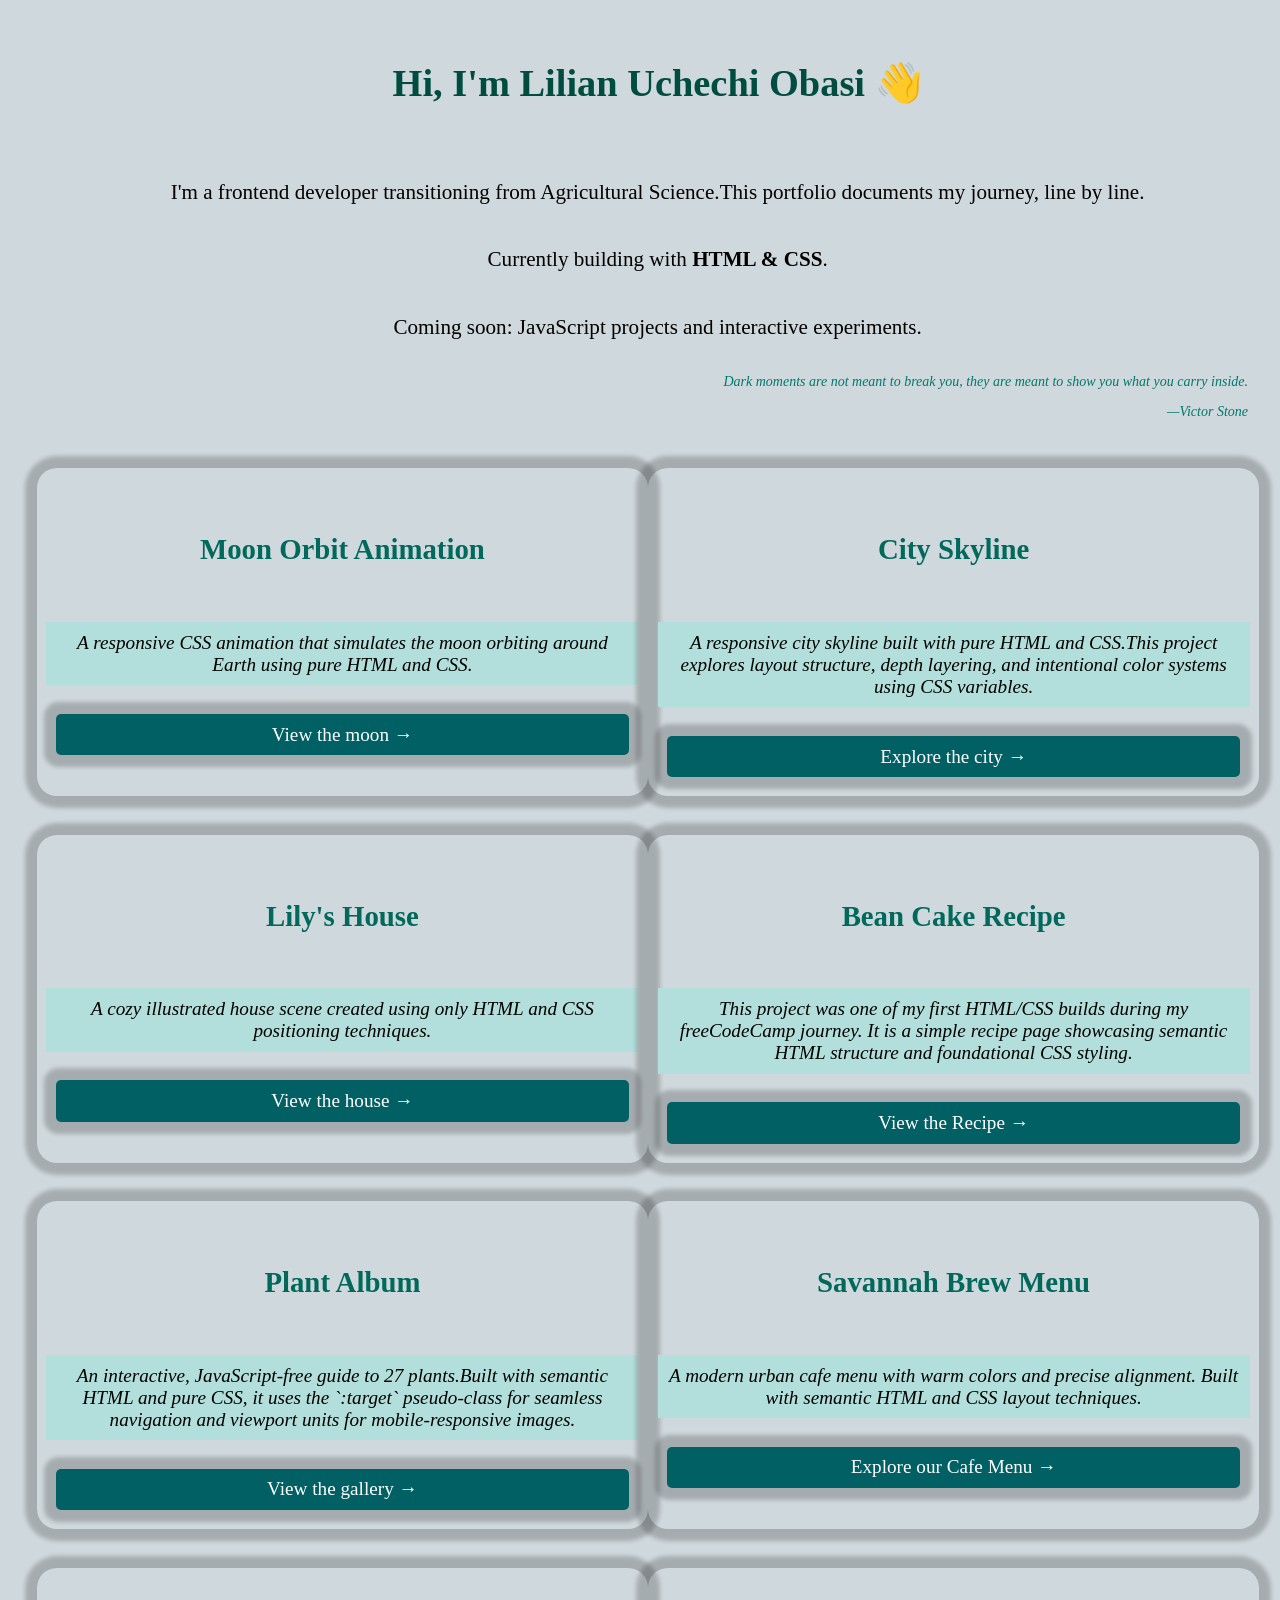
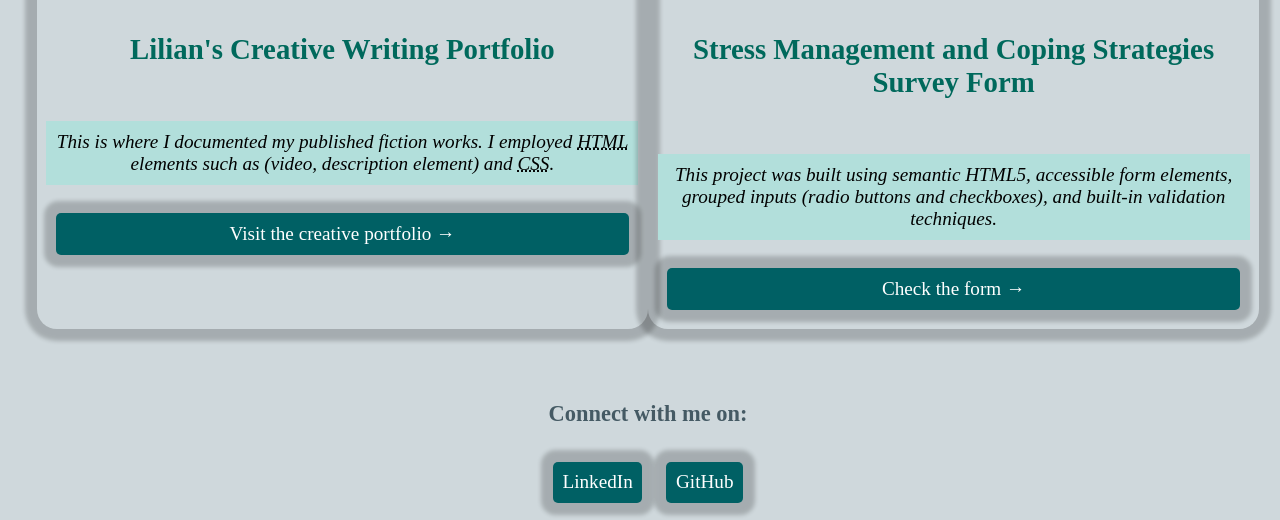
<file: index.html>
<!DOCTYPE html>
<html lang="en">
    <head>
        <meta charset="UTF-8">
        <meta name="viewport" content="width=device-width, initial-scale=1.0">
        <title>Lilian's web development portfolio</title>
        <meta name="description" content="A curated web development portfolio">
        <link rel="icon" href="Myicon.ico">
        <link rel="stylesheet" href="portfolio.css">
    </head>
    <body>
        <header class="intro-section">
            <h1>Hi, I'm Lilian Uchechi Obasi 👋</h1>
            <p class="intro-text">I'm a frontend developer transitioning from Agricultural Science.This portfolio documents my journey, line by line.</p>
            <p class="intro-text">Currently building with <strong>HTML & CSS</strong>.</p>
            <p class="intro-text">Coming soon: JavaScript projects and interactive experiments.</p>
             
        </header>
        <main>
             
                 <blockquote>
                    <p>Dark moments are not meant to break you, they are meant to show you what you carry inside.</p> 
                    <footer><cite>&mdash;Victor Stone</cite></footer>
                 </blockquote>
                 
              <div class="projects">

        <article class="project-card">
                <h2>Moon Orbit Animation</h2>
                <p class="project-description">A responsive CSS animation that simulates the moon orbiting around Earth using pure HTML and CSS.
</p>
<a href="https://obasililian59-cell.github.io/moon-orbit-animation/">View the moon &rarr;</a>
        </article>

        <article class="project-card">
                <h2>City Skyline</h2>
                <p class="project-description">A responsive city skyline built with pure HTML and CSS.This project explores layout structure, depth layering, and intentional color systems using CSS variables.</p>
                    <a href="https://obasililian59-cell.github.io/city-skyline/">Explore the city &rarr;</a>
        </article> 
                
                <article class="project-card">
                  <h2>Lily's House</h2>
                  <p class="project-description">A cozy illustrated house scene created using only HTML and CSS positioning techniques.</p>
                  <a href="https://obasililian59-cell.github.io/Lily-house/">View the house &rarr;</a>
                </article>
                 
                <article class="project-card">
                    <h2>Bean Cake Recipe </h2>
                <p class="project-description">This project was one of my first HTML/CSS builds during my freeCodeCamp journey. It is a simple recipe page showcasing semantic HTML structure and foundational CSS styling.   </p>    
              <a href="https://obasililian59-cell.github.io/FreeCodeCamp-Journey/"> View the Recipe &rarr;</a>
                </article>
                
                <article class="project-card">
                <h2>Plant Album</h2>
                <p class="project-description">
                    An interactive, JavaScript-free guide to 27 plants.Built with semantic HTML and pure CSS, it uses the `:target` pseudo-class for seamless navigation and viewport units for mobile-responsive images.</p>
                <a href="https://obasililian59-cell.github.io/Plant-album/">View the gallery &rarr;</a>
            </article>
            
                 <article class="project-card">
                <h2>Savannah Brew Menu</h2>
                <p class="project-description">
                    A modern urban cafe menu with warm colors and precise alignment. Built with semantic HTML and CSS layout techniques.</p>
                    
                <a href="https://obasililian59-cell.github.io/Savannah-brew-menu/"> Explore our Cafe Menu &rarr;</a>
            </article>
            
            <article class="project-card">
                <h2>Lilian's Creative Writing Portfolio</h2>
                <p class="project-description">
                    This is where I documented my published fiction works. I employed <abbr title="HyperText Markup Language">HTML</abbr> elements such as (video, description element) and <abbr title="Cascading Style Sheets">CSS</abbr>.</p>
                <a href="https://obasililian59-cell.github.io/Lilian-creative-writing-portfolio/">Visit the creative portfolio &rarr;</a>
                </article>
                
                <article class="project-card">
                    <h2>Stress Management and Coping Strategies Survey Form</h2>
                    <p class="project-description">
                        This project was built using semantic HTML5, accessible form elements, grouped inputs (radio buttons and checkboxes), and built-in validation techniques.
                    </p>
                    <a href="https://obasililian59-cell.github.io/Stress-management-survey/">Check the form &rarr;</a>
                </article>
            </div>
        </main>
        <footer class="footer">
            <h3>Connect with me on:</h3>
            <a href="https://www.linkedin.com/in/obasi-lilian-uchechi">LinkedIn</a>
            <a href="https://github.com/obasililian59-cell">GitHub</a>
        </footer>
    </body>
</html>
</file>
<file: portfolio.css>
Body {
    background-color: #CFD8DC;
    font-size: 1.2rem;
    width: 100%;
}

h1 {
    padding: 1.1em;
    margin: 0 auto;
    color: #004D40;
}

h2 {
    padding: 1.1em;
    color: #00695C;
}

h3{
    padding: 1.1em;
    color: #455A64;
    margin-bottom: 0;
}

blockquote {
    display: block;
    font-style: italic;
    color: #00796B;
    font-size: 14px;
    text-align: right;
}

.intro-section {
    text-align: center;
    padding: 0.5em;
    width: 100%;
    margin-bottom: 0;
}

.intro-text {
    padding: 0.3em;
    font-size: 1.1em;
    line-height: 1.6;
    margin-bottom:0;
}

.projects {
   display: flex;
   flex-direction: row;
   flex-wrap: wrap;
   margin: 1.5em;
}

.project-card {
    display: flex;
    flex-direction: column;
    flex-wrap: wrap;
    padding: 0.5em;
    margin: 1em auto;
    border-radius: 20px;
    flex: 1 1 450px;
    text-align: center;
    box-shadow: 0 0 4px 12px rgba(0,0,0,0.2);
}

.project-description {
    font-style: italic;
    padding: 0.5em;
    margin-top: 0;
    background-color: #B2DFDB;
}

a:link{
    display: inline-block;
    background-color: #006064;
    color: white;
    text-decoration: none;
    border-radius: 5px;
    margin: 0.5em;
    padding: 0.5em;
    box-shadow: 0 0 4px 12px rgba(0, 0, 0, 0.2);
}

a:visited{
    background-color: #004D50;
    color: white;
}

a:hovered{
    background-color: #00363A;
    color: white;
}

.footer {
  width: 100%;
  text-align: center;
}
</file>
